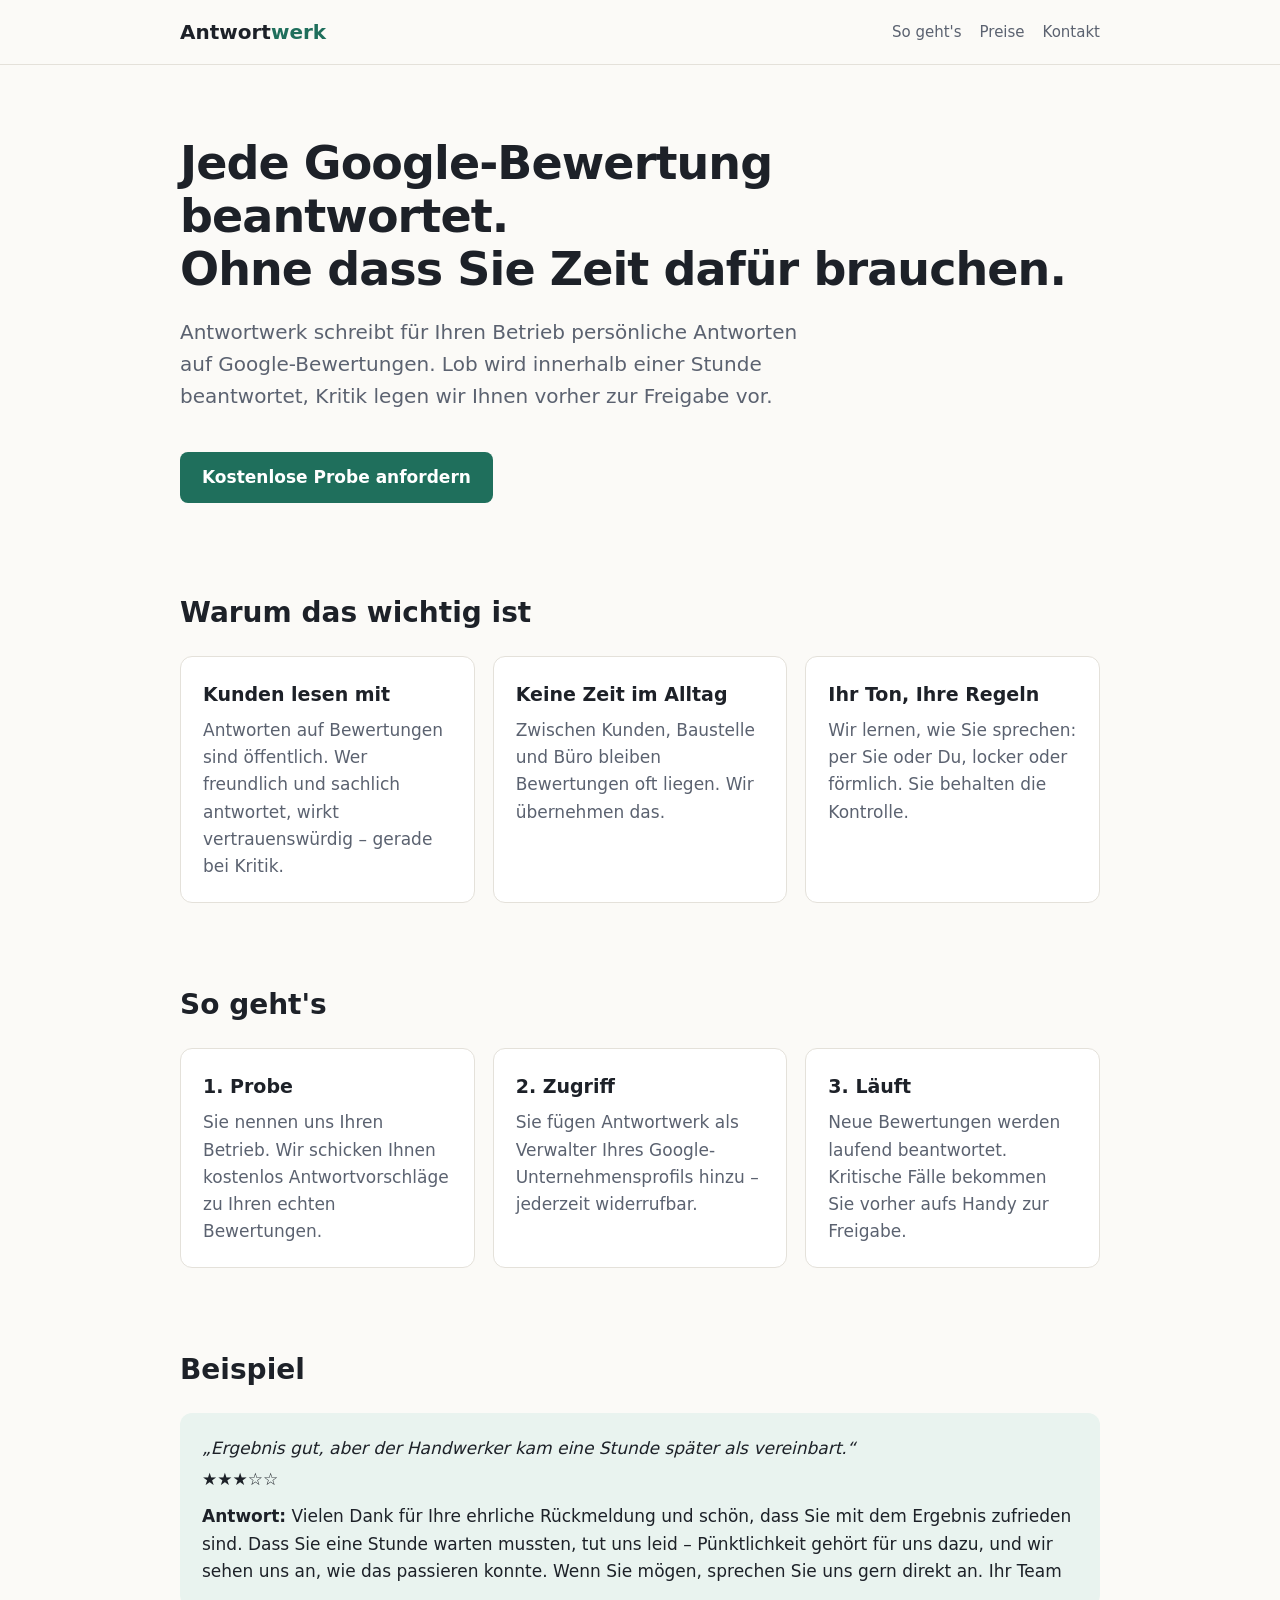
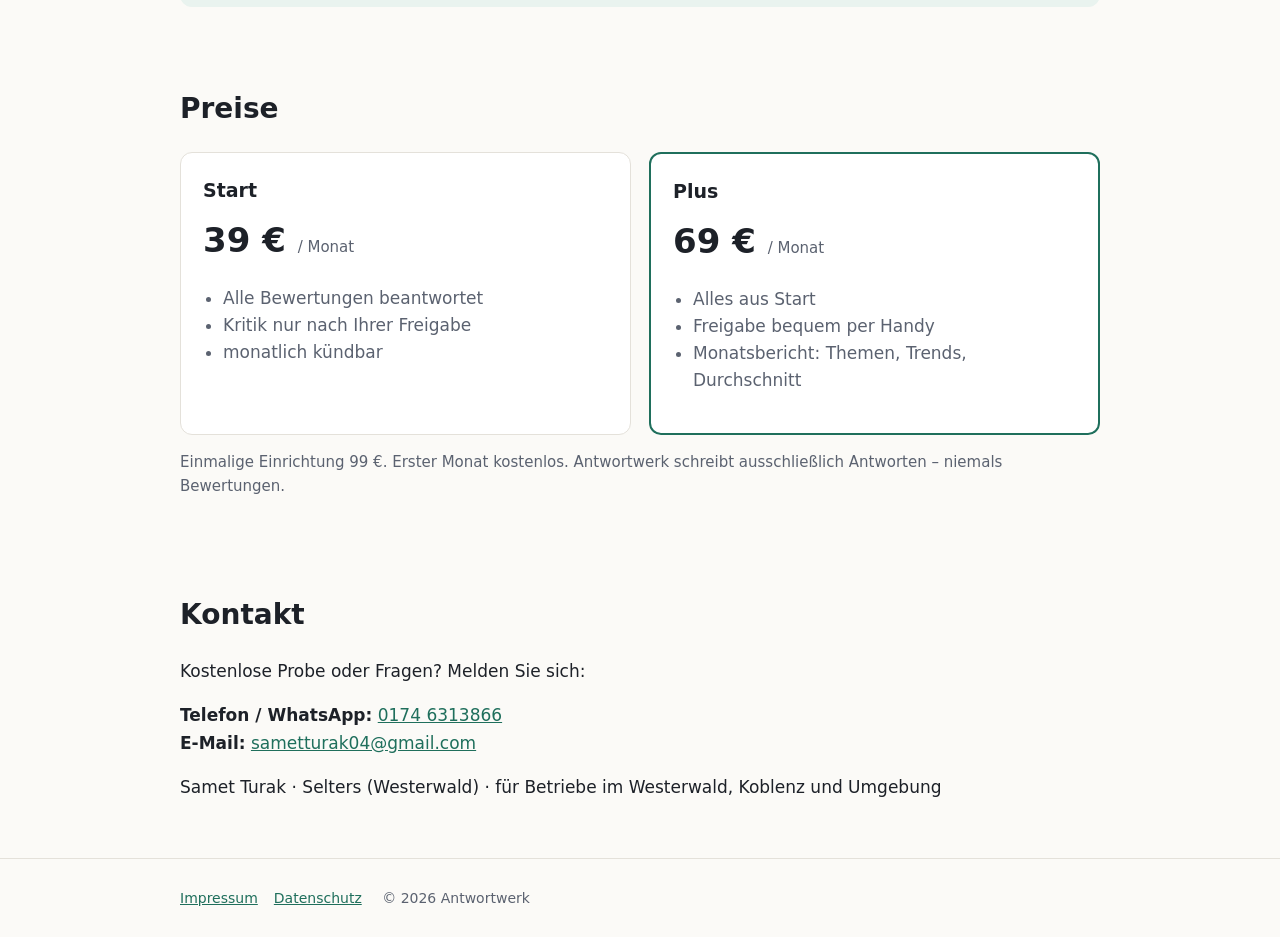
<file: index.html>
<!doctype html><html lang="de"><head><meta charset="utf-8"><meta name="viewport" content="width=device-width,initial-scale=1">
<title>Antwortwerk – Google-Bewertungen beantworten lassen</title>
<meta name="description" content="Antwortwerk beantwortet die Google-Bewertungen Ihres Betriebs – schnell, persönlich und geprüft. Für lokale Betriebe im Westerwald und Umgebung.">
<link rel="stylesheet" href="style.css"></head><body>
<header><div class="w"><a class="logo" href="./">Antwort<span>werk</span></a><nav><a href="#so">So geht's</a><a href="#preise">Preise</a><a href="#kontakt">Kontakt</a></nav></div></header>
<main>
<div class="w hero"><h1>Jede Google-Bewertung beantwortet.<br>Ohne dass Sie Zeit dafür brauchen.</h1>
<p class="lead">Antwortwerk schreibt für Ihren Betrieb persönliche Antworten auf Google-Bewertungen. Lob wird innerhalb einer Stunde beantwortet, Kritik legen wir Ihnen vorher zur Freigabe vor.</p>
<a class="btn" href="#kontakt">Kostenlose Probe anfordern</a></div>
<section><div class="w"><h2>Warum das wichtig ist</h2><div class="grid">
<div class="card"><h3>Kunden lesen mit</h3><p>Antworten auf Bewertungen sind öffentlich. Wer freundlich und sachlich antwortet, wirkt vertrauenswürdig – gerade bei Kritik.</p></div>
<div class="card"><h3>Keine Zeit im Alltag</h3><p>Zwischen Kunden, Baustelle und Büro bleiben Bewertungen oft liegen. Wir übernehmen das.</p></div>
<div class="card"><h3>Ihr Ton, Ihre Regeln</h3><p>Wir lernen, wie Sie sprechen: per Sie oder Du, locker oder förmlich. Sie behalten die Kontrolle.</p></div>
</div></div></section>
<section id="so"><div class="w"><h2>So geht's</h2><div class="grid">
<div class="card"><h3>1. Probe</h3><p>Sie nennen uns Ihren Betrieb. Wir schicken Ihnen kostenlos Antwortvorschläge zu Ihren echten Bewertungen.</p></div>
<div class="card"><h3>2. Zugriff</h3><p>Sie fügen Antwortwerk als Verwalter Ihres Google-Unternehmensprofils hinzu – jederzeit widerrufbar.</p></div>
<div class="card"><h3>3. Läuft</h3><p>Neue Bewertungen werden laufend beantwortet. Kritische Fälle bekommen Sie vorher aufs Handy zur Freigabe.</p></div>
</div></div></section>
<section><div class="w"><h2>Beispiel</h2><div class="ex"><q>Ergebnis gut, aber der Handwerker kam eine Stunde später als vereinbart.</q><p style="margin:-6px 0 10px">★★★☆☆</p>
<b>Antwort:</b> Vielen Dank für Ihre ehrliche Rückmeldung und schön, dass Sie mit dem Ergebnis zufrieden sind. Dass Sie eine Stunde warten mussten, tut uns leid – Pünktlichkeit gehört für uns dazu, und wir sehen uns an, wie das passieren konnte. Wenn Sie mögen, sprechen Sie uns gern direkt an. Ihr Team</div></div></section>
<section id="preise"><div class="w"><h2>Preise</h2><div class="grid">
<div class="card"><h3>Start</h3><div class="price">39 € <small>/ Monat</small></div><ul class="c"><li>Alle Bewertungen beantwortet</li><li>Kritik nur nach Ihrer Freigabe</li><li>monatlich kündbar</li></ul></div>
<div class="card hl"><h3>Plus</h3><div class="price">69 € <small>/ Monat</small></div><ul class="c"><li>Alles aus Start</li><li>Freigabe bequem per Handy</li><li>Monatsbericht: Themen, Trends, Durchschnitt</li></ul></div>
</div><p style="color:var(--mut);font-size:15px">Einmalige Einrichtung 99 €. Erster Monat kostenlos. Antwortwerk schreibt ausschließlich Antworten – niemals Bewertungen.</p></div></section>
<section id="kontakt"><div class="w"><h2>Kontakt</h2><p>Kostenlose Probe oder Fragen? Melden Sie sich:</p>
<p><b>Telefon / WhatsApp:</b> <a href="tel:+491746313866">0174 6313866</a><br><b>E-Mail:</b> <a href="mailto:sametturak04@gmail.com?subject=Antwortwerk%20Probe">sametturak04@gmail.com</a></p>
<p>Samet Turak · Selters (Westerwald) · für Betriebe im Westerwald, Koblenz und Umgebung</p></div></section>
</main>
<footer><div class="w"><a href="impressum.html">Impressum</a><a href="datenschutz.html">Datenschutz</a> © 2026 Antwortwerk</div></footer>
</body></html>
</file>
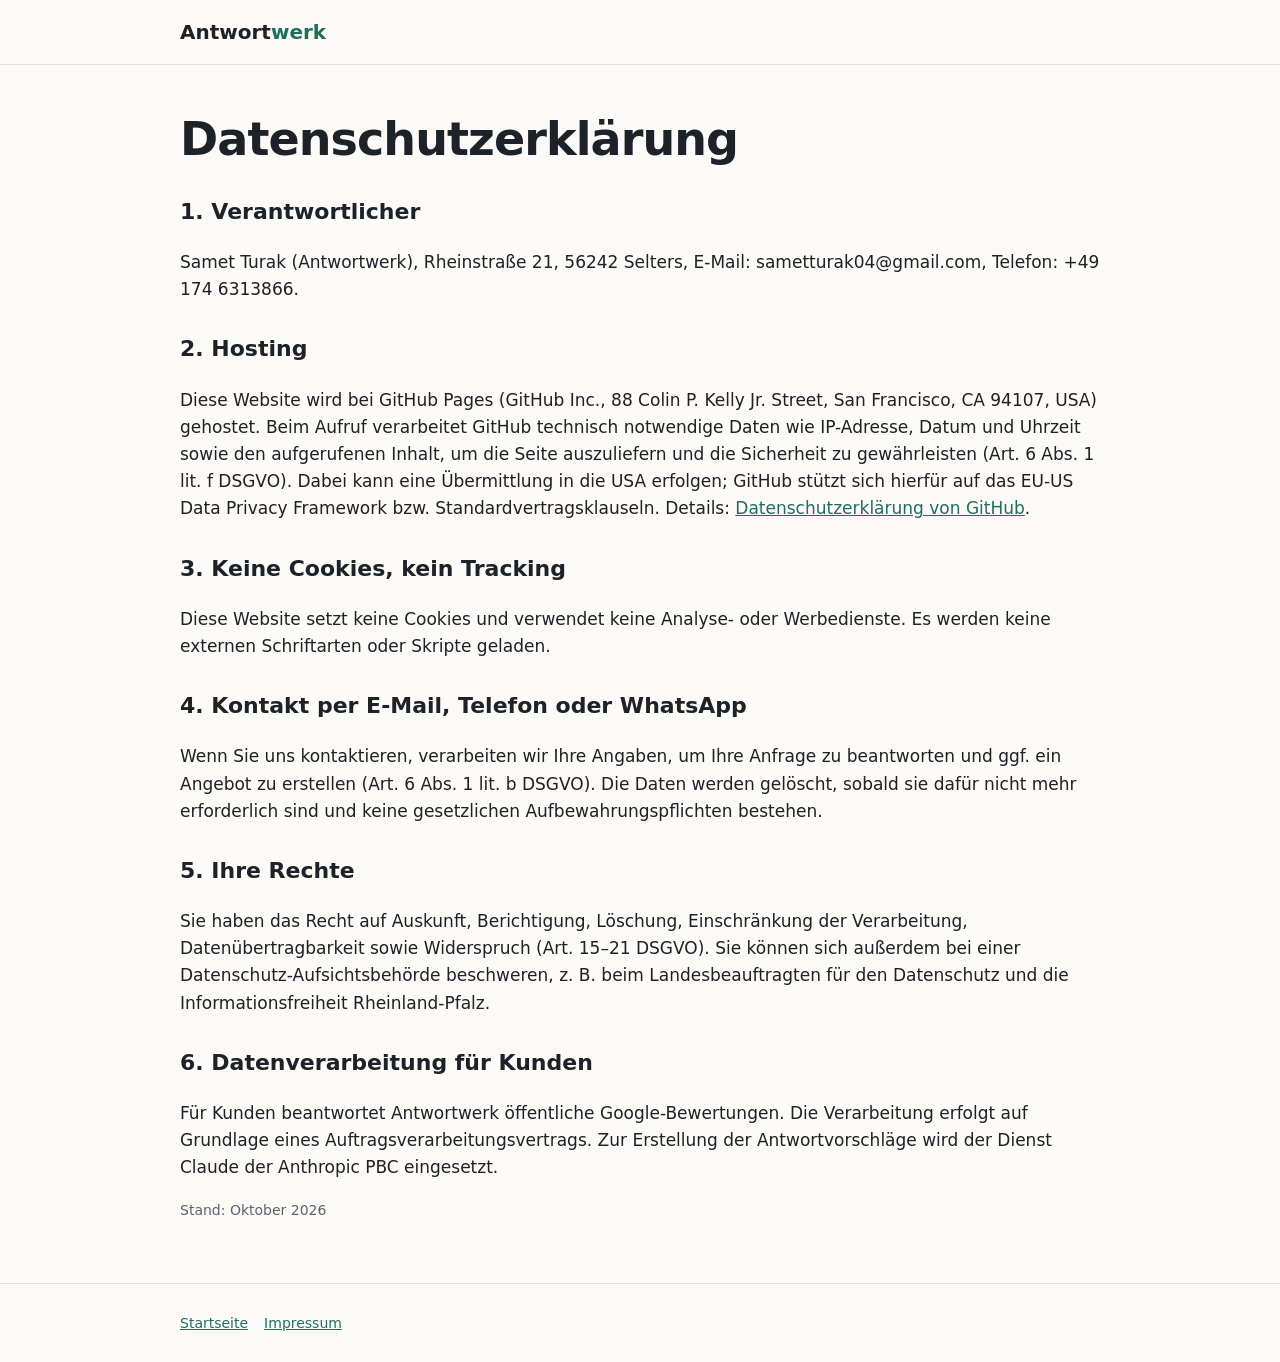
<file: datenschutz.html>
<!doctype html><html lang="de"><head><meta charset="utf-8"><meta name="viewport" content="width=device-width,initial-scale=1"><meta name="robots" content="noindex">
<title>Datenschutz – Antwortwerk</title><link rel="stylesheet" href="style.css"></head><body>
<header><div class="w"><a class="logo" href="./">Antwort<span>werk</span></a></div></header>
<main class="w legal"><h1>Datenschutzerklärung</h1>
<h2>1. Verantwortlicher</h2><p>Samet Turak (Antwortwerk), Rheinstraße 21, 56242 Selters, E-Mail: sametturak04@gmail.com, Telefon: +49 174 6313866.</p>
<h2>2. Hosting</h2><p>Diese Website wird bei GitHub Pages (GitHub Inc., 88 Colin P. Kelly Jr. Street, San Francisco, CA 94107, USA) gehostet. Beim Aufruf verarbeitet GitHub technisch notwendige Daten wie IP-Adresse, Datum und Uhrzeit sowie den aufgerufenen Inhalt, um die Seite auszuliefern und die Sicherheit zu gewährleisten (Art. 6 Abs. 1 lit. f DSGVO). Dabei kann eine Übermittlung in die USA erfolgen; GitHub stützt sich hierfür auf das EU-US Data Privacy Framework bzw. Standardvertragsklauseln. Details: <a href="https://docs.github.com/de/site-policy/privacy-policies/github-general-privacy-statement">Datenschutzerklärung von GitHub</a>.</p>
<h2>3. Keine Cookies, kein Tracking</h2><p>Diese Website setzt keine Cookies und verwendet keine Analyse- oder Werbedienste. Es werden keine externen Schriftarten oder Skripte geladen.</p>
<h2>4. Kontakt per E-Mail, Telefon oder WhatsApp</h2><p>Wenn Sie uns kontaktieren, verarbeiten wir Ihre Angaben, um Ihre Anfrage zu beantworten und ggf. ein Angebot zu erstellen (Art. 6 Abs. 1 lit. b DSGVO). Die Daten werden gelöscht, sobald sie dafür nicht mehr erforderlich sind und keine gesetzlichen Aufbewahrungspflichten bestehen.</p>
<h2>5. Ihre Rechte</h2><p>Sie haben das Recht auf Auskunft, Berichtigung, Löschung, Einschränkung der Verarbeitung, Datenübertragbarkeit sowie Widerspruch (Art. 15–21 DSGVO). Sie können sich außerdem bei einer Datenschutz-Aufsichtsbehörde beschweren, z. B. beim Landesbeauftragten für den Datenschutz und die Informationsfreiheit Rheinland-Pfalz.</p>
<h2>6. Datenverarbeitung für Kunden</h2><p>Für Kunden beantwortet Antwortwerk öffentliche Google-Bewertungen. Die Verarbeitung erfolgt auf Grundlage eines Auftragsverarbeitungsvertrags. Zur Erstellung der Antwortvorschläge wird der Dienst Claude der Anthropic PBC eingesetzt.</p>
<p style="color:var(--mut);font-size:14px">Stand: Oktober 2026</p>
</main><footer><div class="w"><a href="./">Startseite</a><a href="impressum.html">Impressum</a></div></footer></body></html>
</file>
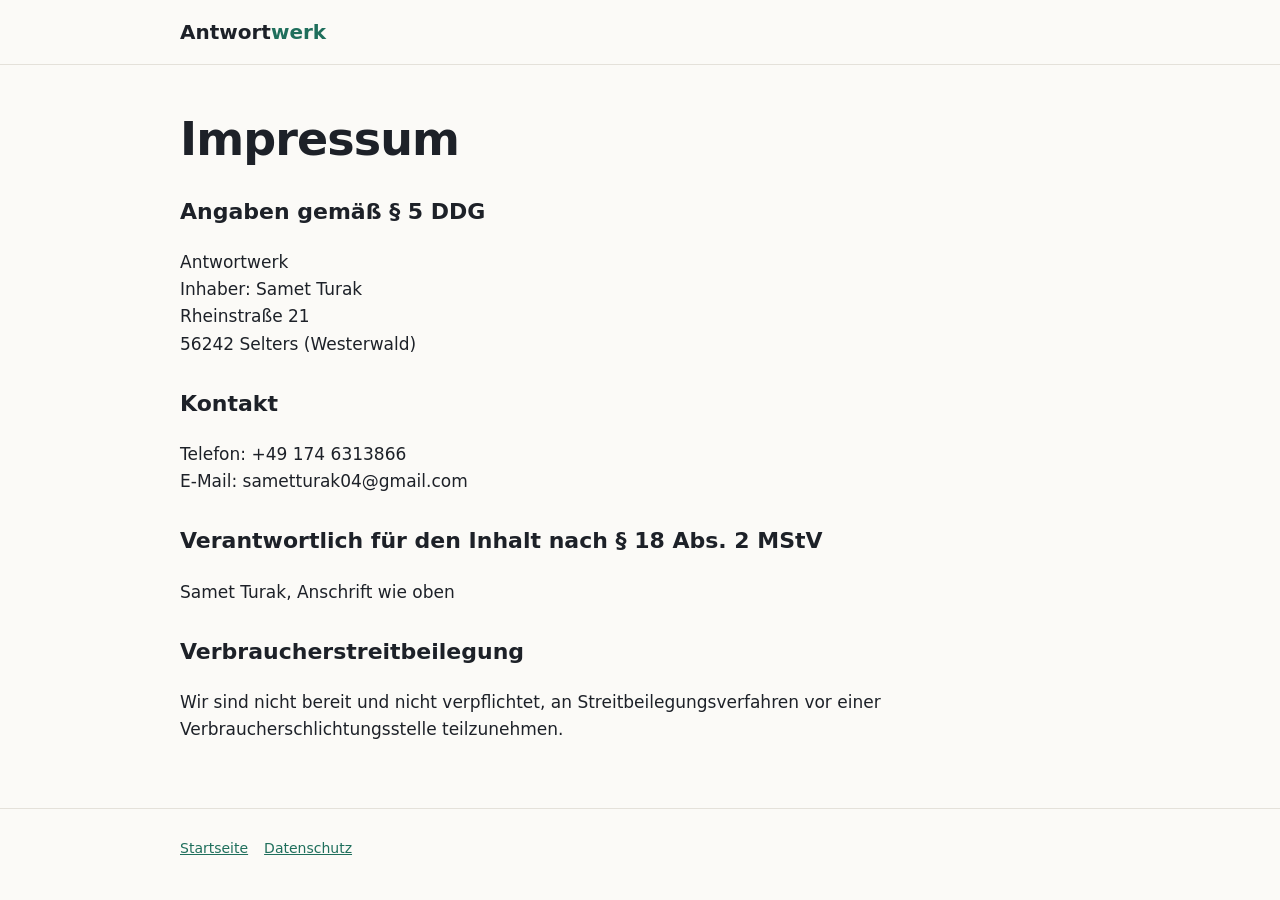
<file: impressum.html>
<!doctype html><html lang="de"><head><meta charset="utf-8"><meta name="viewport" content="width=device-width,initial-scale=1"><meta name="robots" content="noindex">
<title>Impressum – Antwortwerk</title><link rel="stylesheet" href="style.css"></head><body>
<header><div class="w"><a class="logo" href="./">Antwort<span>werk</span></a></div></header>
<main class="w legal"><h1>Impressum</h1>
<h2>Angaben gemäß § 5 DDG</h2><p>Antwortwerk<br>Inhaber: Samet Turak<br>Rheinstraße 21<br>56242 Selters (Westerwald)</p>
<h2>Kontakt</h2><p>Telefon: +49 174 6313866<br>E-Mail: sametturak04@gmail.com</p>
<h2>Verantwortlich für den Inhalt nach § 18 Abs. 2 MStV</h2><p>Samet Turak, Anschrift wie oben</p>
<h2>Verbraucherstreitbeilegung</h2><p>Wir sind nicht bereit und nicht verpflichtet, an Streitbeilegungsverfahren vor einer Verbraucherschlichtungsstelle teilzunehmen.</p>
</main><footer><div class="w"><a href="./">Startseite</a><a href="datenschutz.html">Datenschutz</a></div></footer></body></html>
</file>
<file: style.css>
:root{--bg:#fbfaf7;--fg:#1d2128;--mut:#5b6270;--acc:#1f6f5c;--acc2:#e9f3ef;--line:#e4e1da}
*{box-sizing:border-box}body{margin:0;font:17px/1.6 system-ui,-apple-system,"Segoe UI",Roboto,sans-serif;background:var(--bg);color:var(--fg)}
a{color:var(--acc)}.w{max-width:960px;margin:0 auto;padding:0 20px}
header{border-bottom:1px solid var(--line)}header .w{display:flex;justify-content:space-between;align-items:center;height:64px}
.logo{font-weight:800;font-size:20px;text-decoration:none;color:var(--fg)}.logo span{color:var(--acc)}
nav a{margin-left:18px;text-decoration:none;color:var(--mut);font-size:15px}
.hero{padding-top:72px;padding-bottom:48px}h1{font-size:clamp(30px,5vw,46px);line-height:1.15;margin:0 0 16px;letter-spacing:-.02em}
.lead{font-size:20px;color:var(--mut);max-width:640px}.btn{display:inline-block;background:var(--acc);color:#fff;padding:12px 22px;border-radius:8px;text-decoration:none;font-weight:600;margin-top:20px}
section{padding:40px 0}h2{font-size:28px;margin:0 0 20px}
.grid{display:grid;grid-template-columns:repeat(auto-fit,minmax(240px,1fr));gap:18px}
.card{background:#fff;border:1px solid var(--line);border-radius:12px;padding:22px}.card h3{margin:0 0 8px;font-size:19px}.card p{margin:0;color:var(--mut)}
.price{font-size:34px;font-weight:800}.price small{font-size:15px;color:var(--mut);font-weight:400}
.hl{border:2px solid var(--acc)}ul.c{padding-left:20px;color:var(--mut)}
.ex{background:var(--acc2);border-radius:12px;padding:22px}.ex q{display:block;font-style:italic;margin-bottom:10px}
footer{border-top:1px solid var(--line);padding:28px 0;color:var(--mut);font-size:14px}footer a{margin-right:16px}
.legal h2{font-size:22px;margin-top:28px}.legal{padding-top:48px;padding-bottom:48px}
</file>
